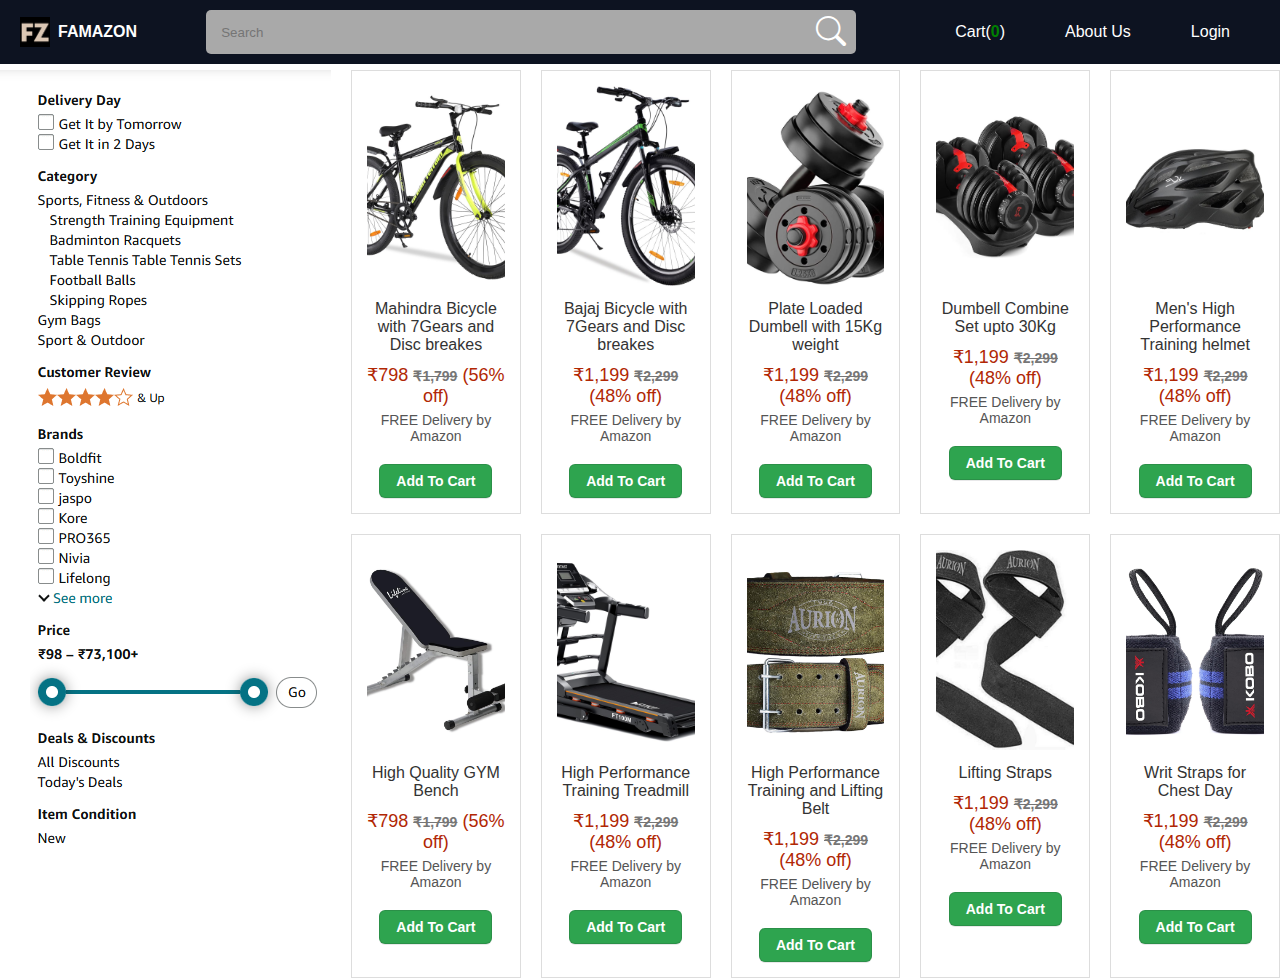
<file: bicycle.html>
<!DOCTYPE html>
<html lang="en">
<head>
    <meta charset="UTF-8">
    <meta name="viewport" content="width=device-width, initial-scale=1.0">
    <title>Sports Items</title>
    <link rel="stylesheet" href="product.css">
    <link rel="stylesheet" href="https://cdn.jsdelivr.net/npm/bootstrap-icons@1.3.0/font/bootstrap-icons.css">
<link rel="preconnect" href="https://fonts.googleapis.com">
<link rel="preconnect" href="https://fonts.gstatic.com" crossorigin>
<link href="https://fonts.googleapis.com/css2?family=Nunito:ital,wght@0,200..1000;1,200..1000&display=swap" rel="stylesheet">
<link rel="stylesheet" href="https://maxst.icons8.com/vue-static/landings/line-awesome/line-awesome/1.3.0/css/line-awesome.min.css">
<link href="https://fonts.googleapis.com/css2?family=Inter:wght@400;700&display=swap" rel="stylesheet"> 
</head>
<body>
    <header>
        <nav class="navbar">
            <div class="logo">
                <img src="photos/FZ (1).png" alt="">
                <a href="#"><span>FAMAZON</span></a>
                
            </div>
            <div class="search-box">
                <input type="text" placeholder="Search">
                <button><i class="bi bi-search"></i></button>
            </div>
            <ul class="nav-links">
                <li><a href="#">Cart(<span id="cart-count">0</span>)</a></li>
                <li><a href="#">About Us</a></li>
                <li><a href="#" class="sign-up-btn">Login</a></li>
            </ul>
        </nav>
    </header>
    <div class="product-grid">
        <div class="filter"><img src="photos/bicycle/filter.png" alt=""></div>
        <div class="product-card p1">
            <img src="photos/bicycle/b1.jpg" alt="Shoe Image 1" class="product-image">
            <h3 class="product-title">Mahindra Bicycle with 7Gears and Disc breakes</h3>
            <p class="product-price">₹798 <span class="old-price">₹1,799</span> (56% off)</p>
            <p class="product-delivery">FREE Delivery by Amazon</p>
            <button class="button">Add To Cart</button>
        </div>
        <div class="product-card p2">
            <img src="photos/bicycle/b2.jpg" alt="Shoe Image 2" class="product-image">
            <h3 class="product-title">Bajaj Bicycle with 7Gears and Disc breakes</h3>
            <p class="product-price">₹1,199 <span class="old-price">₹2,299</span> (48% off)</p>
            <p class="product-delivery">FREE Delivery by Amazon</p>
            <button class="button">Add To Cart</button>
        </div>
        <div class="product-card p3">
            <img src="photos/bicycle/b3.jpg" alt="Shoe Image 2" class="product-image">
            <h3 class="product-title">Plate Loaded Dumbell with 15Kg weight</h3>
            <p class="product-price">₹1,199 <span class="old-price">₹2,299</span> (48% off)</p>
            <p class="product-delivery">FREE Delivery by Amazon</p>
            <button class="button">Add To Cart</button>
        </div>
        <div class="product-card p4">
            <img src="photos/bicycle/b4.jpg" alt="Shoe Image 2" class="product-image">
            <h3 class="product-title">Dumbell Combine Set upto 30Kg</h3>
            <p class="product-price">₹1,199 <span class="old-price">₹2,299</span> (48% off)</p>
            <p class="product-delivery">FREE Delivery by Amazon</p>
            <button class="button">Add To Cart</button>
        </div>
        <div class="product-card p5">
            <img src="photos/bicycle/b5.jpg" alt="Shoe Image 2" class="product-image">
            <h3 class="product-title">Men's High Performance Training helmet</h3>
            <p class="product-price">₹1,199 <span class="old-price">₹2,299</span> (48% off)</p>
            <p class="product-delivery">FREE Delivery by Amazon</p>
            <button class="button">Add To Cart</button>
        </div>
        <div class="product-card p6">
            <img src="photos/bicycle/b6.jpg" alt="Shoe Image 1" class="product-image">
            <h3 class="product-title">High Quality GYM Bench </h3>
            <p class="product-price">₹798 <span class="old-price">₹1,799</span> (56% off)</p>
            <p class="product-delivery">FREE Delivery by Amazon</p>
            <button class="button">Add To Cart</button>
        </div>
        <div class="product-card p7">
            <img src="photos/bicycle/b7.jpg" alt="Shoe Image 2" class="product-image">
            <h3 class="product-title">High Performance Training Treadmill</h3>
            <p class="product-price">₹1,199 <span class="old-price">₹2,299</span> (48% off)</p>
            <p class="product-delivery">FREE Delivery by Amazon</p>
            <button class="button">Add To Cart</button>
        </div>
        <div class="product-card p8">
            <img src="photos/bicycle/b8.jpg" alt="Shoe Image 2" class="product-image">
            <h3 class="product-title">High Performance Training and Lifting Belt</h3>
            <p class="product-price">₹1,199 <span class="old-price">₹2,299</span> (48% off)</p>
            <p class="product-delivery">FREE Delivery by Amazon</p>
            <button class="button">Add To Cart</button>
        </div>
        <div class="product-card p9">
            <img src="photos/bicycle/b9.jpg" alt="Shoe Image 2" class="product-image">
            <h3 class="product-title">Lifting Straps</h3>
            <p class="product-price">₹1,199 <span class="old-price">₹2,299</span> (48% off)</p>
            <p class="product-delivery">FREE Delivery by Amazon</p>
            <button class="button">Add To Cart</button>
        </div>
        <div class="product-card p10">
            <img src="photos/bicycle/b10.jpg" alt="Shoe Image 2" class="product-image">
            <h3 class="product-title">Writ Straps for Chest Day</h3>
            <p class="product-price">₹1,199 <span class="old-price">₹2,299</span> (48% off)</p>
            <p class="product-delivery">FREE Delivery by Amazon</p>
            <button class="button">Add To Cart</button>
        </div>
    </div>
    <script src="index.js"></script>
</body>
</html>
</file>
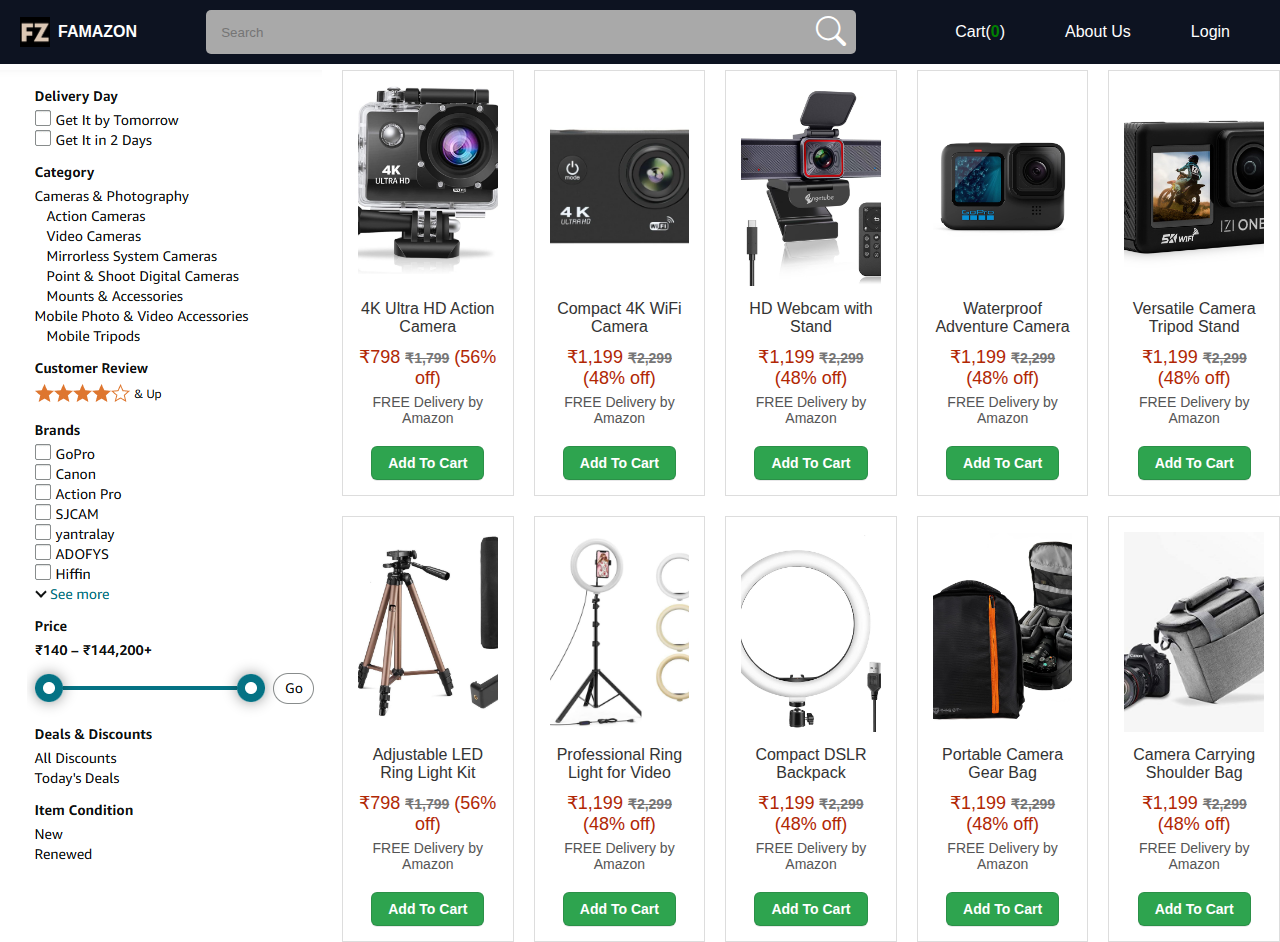
<file: camera.html>
<!DOCTYPE html>
<html lang="en">
<head>
    <meta charset="UTF-8">
    <meta name="viewport" content="width=device-width, initial-scale=1.0">
    <title>Camera</title>
    <link rel="stylesheet" href="product.css">
    <link rel="stylesheet" href="https://cdn.jsdelivr.net/npm/bootstrap-icons@1.3.0/font/bootstrap-icons.css">
<link rel="preconnect" href="https://fonts.googleapis.com">
<link rel="preconnect" href="https://fonts.gstatic.com" crossorigin>
<link href="https://fonts.googleapis.com/css2?family=Nunito:ital,wght@0,200..1000;1,200..1000&display=swap" rel="stylesheet">
<link rel="stylesheet" href="https://maxst.icons8.com/vue-static/landings/line-awesome/line-awesome/1.3.0/css/line-awesome.min.css">
<link href="https://fonts.googleapis.com/css2?family=Inter:wght@400;700&display=swap" rel="stylesheet"> 
</head>
<body>
    <header>
        <nav class="navbar">
            <div class="logo">
                <img src="photos/FZ (1).png" alt="">
                <a href="#"><span>FAMAZON</span></a>
                
            </div>
            <div class="search-box">
                <input type="text" placeholder="Search">
                <button><i class="bi bi-search"></i></button>
            </div>
            <ul class="nav-links">
                <li><a href="#">Cart(<span id="cart-count">0</span>)</a></li>
                <li><a href="#">About Us</a></li>
                <li><a href="#" class="sign-up-btn">Login</a></li>
            </ul>
        </nav>
    </header>
    <div class="product-grid">
        <div class="filter"><img src="photos/camera/filter.png" alt="" t></div>
        <div class="product-card p1">
            <img src="photos/camera/c1.jpg" alt="Shoe Image 1" class="product-image" >
            <h3 class="product-title">4K Ultra HD Action Camera</h3>
            <p class="product-price">₹798 <span class="old-price">₹1,799</span> (56% off)</p>
            <p class="product-delivery">FREE Delivery by Amazon</p>
            <button class="button">Add To Cart</button>
        </div>
        <div class="product-card p2">
            <img src="photos/camera/c2.jpg" alt="Shoe Image 2" class="product-image">
            <h3 class="product-title">Compact 4K WiFi Camera</h3>
            <p class="product-price">₹1,199 <span class="old-price">₹2,299</span> (48% off)</p>
            <p class="product-delivery">FREE Delivery by Amazon</p>
            <button class="button">Add To Cart</button>
        </div>
        <div class="product-card p3">
            <img src="photos/camera/c3.jpg" alt="Shoe Image 2" class="product-image">
            <h3 class="product-title">HD Webcam with Stand</h3>
            <p class="product-price">₹1,199 <span class="old-price">₹2,299</span> (48% off)</p>
            <p class="product-delivery">FREE Delivery by Amazon</p>
            <button class="button">Add To Cart</button>
        </div>
        <div class="product-card p4">
            <img src="photos/camera/c4.jpg" alt="Shoe Image 2" class="product-image">
            <h3 class="product-title">Waterproof Adventure Camera</h3>
            <p class="product-price">₹1,199 <span class="old-price">₹2,299</span> (48% off)</p>
            <p class="product-delivery">FREE Delivery by Amazon</p>
            <button class="button">Add To Cart</button>
        </div>
        <div class="product-card p5">
            <img src="photos/camera/c5.jpg" alt="Shoe Image 2" class="product-image">
            <h3 class="product-title">Versatile Camera Tripod Stand</h3>
            <p class="product-price">₹1,199 <span class="old-price">₹2,299</span> (48% off)</p>
            <p class="product-delivery">FREE Delivery by Amazon</p>
            <button class="button">Add To Cart</button>
        </div>
        <div class="product-card p6">
            <img src="photos/camera/c6.jpg" alt="Shoe Image 1" class="product-image">
            <h3 class="product-title">Adjustable LED Ring Light Kit</h3>
            <p class="product-price">₹798 <span class="old-price">₹1,799</span> (56% off)</p>
            <p class="product-delivery">FREE Delivery by Amazon</p>
            <button class="button">Add To Cart</button>
        </div>
        <div class="product-card p7">
            <img src="photos/camera/c7.jpg" alt="Shoe Image 2" class="product-image">
            <h3 class="product-title">Professional Ring Light for Video</h3>
            <p class="product-price">₹1,199 <span class="old-price">₹2,299</span> (48% off)</p>
            <p class="product-delivery">FREE Delivery by Amazon</p>
            <button class="button">Add To Cart</button>
        </div>
        <div class="product-card p8">
            <img src="photos/camera/c8.jpg" alt="Shoe Image 2" class="product-image">
            <h3 class="product-title">Compact DSLR Backpack</h3>
            <p class="product-price">₹1,199 <span class="old-price">₹2,299</span> (48% off)</p>
            <p class="product-delivery">FREE Delivery by Amazon</p>
            <button class="button">Add To Cart</button>
        </div>
        <div class="product-card p9">
            <img src="photos/camera/c9.jpg" alt="Shoe Image 2" class="product-image">
            <h3 class="product-title">Portable Camera Gear Bag</h3>
            <p class="product-price">₹1,199 <span class="old-price">₹2,299</span> (48% off)</p>
            <p class="product-delivery">FREE Delivery by Amazon</p>
            <button class="button">Add To Cart</button>
        </div>
        <div class="product-card p10">
            <img src="photos/camera/c10.jpg" alt="Shoe Image 2" class="product-image">
            <h3 class="product-title">Camera Carrying Shoulder Bag</h3>
            <p class="product-price">₹1,199 <span class="old-price">₹2,299</span> (48% off)</p>
            <p class="product-delivery">FREE Delivery by Amazon</p>
            <button class="button">Add To Cart</button>
        </div>
    </div>
    <script src="index.js"></script>
</body>
</html>
</file>
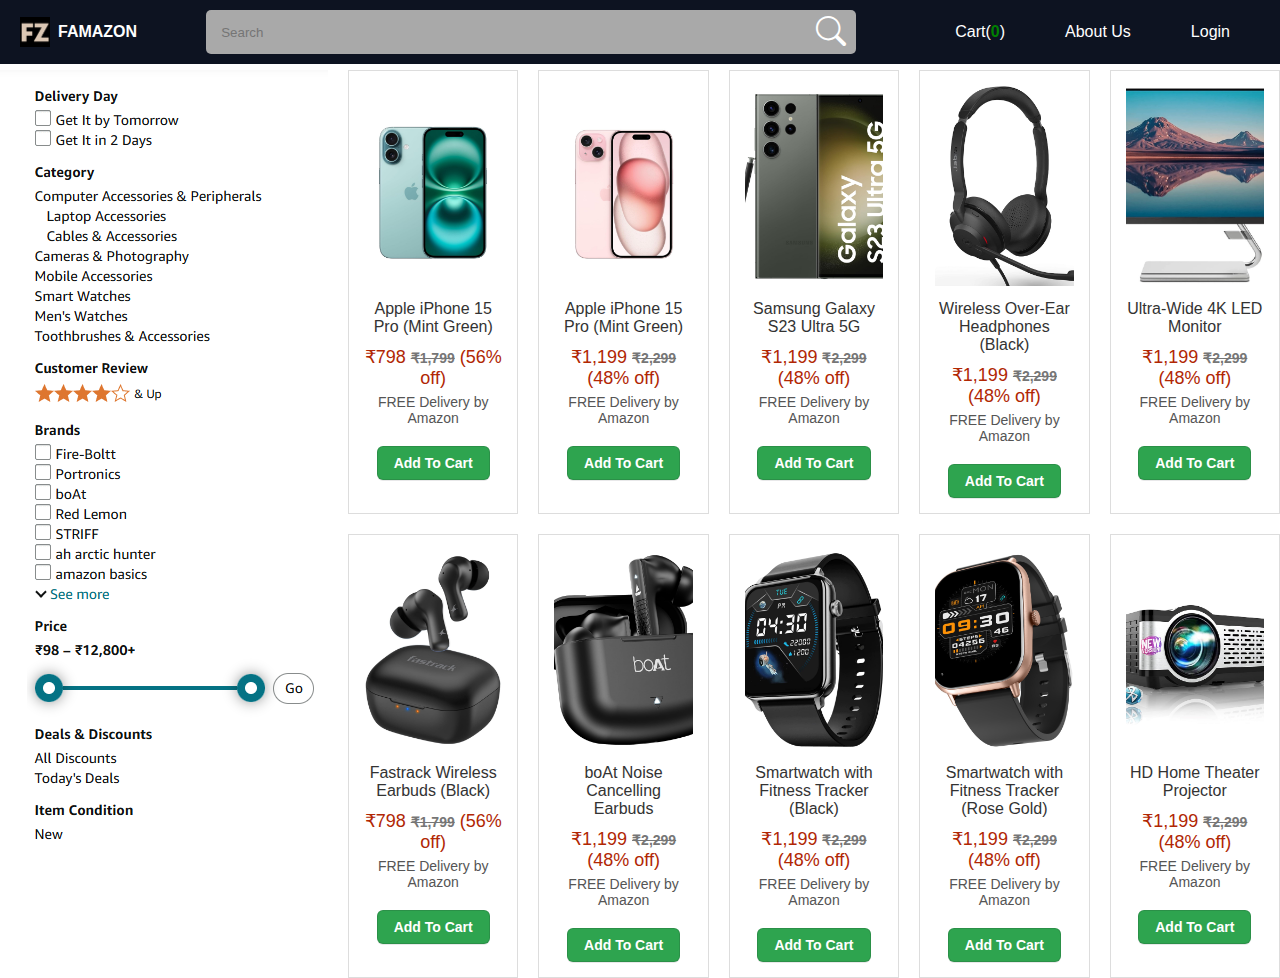
<file: electronics.html>
<!DOCTYPE html>
<html lang="en">
<head>
    <meta charset="UTF-8">
    <meta name="viewport" content="width=device-width, initial-scale=1.0">
    <title>Electronics</title>
    <link rel="stylesheet" href="product.css">
    <link rel="stylesheet" href="https://cdn.jsdelivr.net/npm/bootstrap-icons@1.3.0/font/bootstrap-icons.css">
<link rel="preconnect" href="https://fonts.googleapis.com">
<link rel="preconnect" href="https://fonts.gstatic.com" crossorigin>
<link href="https://fonts.googleapis.com/css2?family=Nunito:ital,wght@0,200..1000;1,200..1000&display=swap" rel="stylesheet">
<link rel="stylesheet" href="https://maxst.icons8.com/vue-static/landings/line-awesome/line-awesome/1.3.0/css/line-awesome.min.css">
<link href="https://fonts.googleapis.com/css2?family=Inter:wght@400;700&display=swap" rel="stylesheet"> 
</head>
<body>
    <header>
        <nav class="navbar">
            <div class="logo">
                <img src="photos/FZ (1).png" alt="">
                <a href="#"><span>FAMAZON</span></a>
                
            </div>
            <div class="search-box">
                <input type="text" placeholder="Search">
                <button><i class="bi bi-search"></i></button>
            </div>
            <ul class="nav-links">
                <li><a href="#">Cart(<span id="cart-count">0</span>)</a></li>
                <li><a href="#">About Us</a></li>
                <li><a href="#" class="sign-up-btn">Login</a></li>
            </ul>
        </nav>
    </header>
    <div class="product-grid">
        <div class="filter"><img src="photos/electronics/filter.png" alt=""></div>
        <div class="product-card p1">
            <img src="photos/electronics/e1.jpg" alt="Shoe Image 1" class="product-image">
            <h3 class="product-title">Apple iPhone 15 Pro (Mint Green)</h3>
            <p class="product-price">₹798 <span class="old-price">₹1,799</span> (56% off)</p>
            <p class="product-delivery">FREE Delivery by Amazon</p>
            <button class="button">Add To Cart</button>
        </div>
        <div class="product-card p2">
            <img src="photos/electronics/e2.jpg" alt="Shoe Image 2" class="product-image">
            <h3 class="product-title">Apple iPhone 15 Pro (Mint Green)</h3>
            <p class="product-price">₹1,199 <span class="old-price">₹2,299</span> (48% off)</p>
            <p class="product-delivery">FREE Delivery by Amazon</p>
            <button class="button">Add To Cart</button>
        </div>
        <div class="product-card p3">
            <img src="photos/electronics/e3.jpg" alt="Shoe Image 2" class="product-image">
            <h3 class="product-title">Samsung Galaxy S23 Ultra 5G</h3>
            <p class="product-price">₹1,199 <span class="old-price">₹2,299</span> (48% off)</p>
            <p class="product-delivery">FREE Delivery by Amazon</p>
            <button class="button">Add To Cart</button>
        </div>
        <div class="product-card p4">
            <img src="photos/electronics/e4.jpg" alt="Shoe Image 2" class="product-image">
            <h3 class="product-title">Wireless Over-Ear Headphones (Black)</h3>
            <p class="product-price">₹1,199 <span class="old-price">₹2,299</span> (48% off)</p>
            <p class="product-delivery">FREE Delivery by Amazon</p>
            <button class="button">Add To Cart</button>
        </div>
        <div class="product-card p5">
            <img src="photos/electronics/e5.jpg" alt="Shoe Image 2" class="product-image">
            <h3 class="product-title">Ultra-Wide 4K LED Monitor</h3>
            <p class="product-price">₹1,199 <span class="old-price">₹2,299</span> (48% off)</p>
            <p class="product-delivery">FREE Delivery by Amazon</p>
            <button class="button">Add To Cart</button>
        </div>
        <div class="product-card p6">
            <img src="photos/electronics/e6.jpg" alt="Shoe Image 1" class="product-image">
            <h3 class="product-title">Fastrack Wireless Earbuds (Black)</h3>
            <p class="product-price">₹798 <span class="old-price">₹1,799</span> (56% off)</p>
            <p class="product-delivery">FREE Delivery by Amazon</p>
            <button class="button">Add To Cart</button>
        </div>
        <div class="product-card p7">
            <img src="photos/electronics/e7.jpg" alt="Shoe Image 2" class="product-image">
            <h3 class="product-title">boAt Noise Cancelling Earbuds</h3>
            <p class="product-price">₹1,199 <span class="old-price">₹2,299</span> (48% off)</p>
            <p class="product-delivery">FREE Delivery by Amazon</p>
            <button class="button">Add To Cart</button>
        </div>
        <div class="product-card p8">
            <img src="photos/electronics/e8.jpg" alt="Shoe Image 2" class="product-image">
            <h3 class="product-title">Smartwatch with Fitness Tracker (Black)</h3>
            <p class="product-price">₹1,199 <span class="old-price">₹2,299</span> (48% off)</p>
            <p class="product-delivery">FREE Delivery by Amazon</p>
            <button class="button">Add To Cart</button>
        </div>
        <div class="product-card p9">
            <img src="photos/electronics/e9.jpg" alt="Shoe Image 2" class="product-image">
            <h3 class="product-title">Smartwatch with Fitness Tracker (Rose Gold)</h3>
            <p class="product-price">₹1,199 <span class="old-price">₹2,299</span> (48% off)</p>
            <p class="product-delivery">FREE Delivery by Amazon</p>
            <button class="button">Add To Cart</button>
        </div>
        <div class="product-card p10">
            <img src="photos/electronics/e10.jpg" alt="Shoe Image 2" class="product-image">
            <h3 class="product-title">HD Home Theater Projector</h3>
            <p class="product-price">₹1,199 <span class="old-price">₹2,299</span> (48% off)</p>
            <p class="product-delivery">FREE Delivery by Amazon</p>
            <button class="button">Add To Cart</button>
        </div>
    </div>
    <script src="index.js"></script>
</body>
</html>
</file>
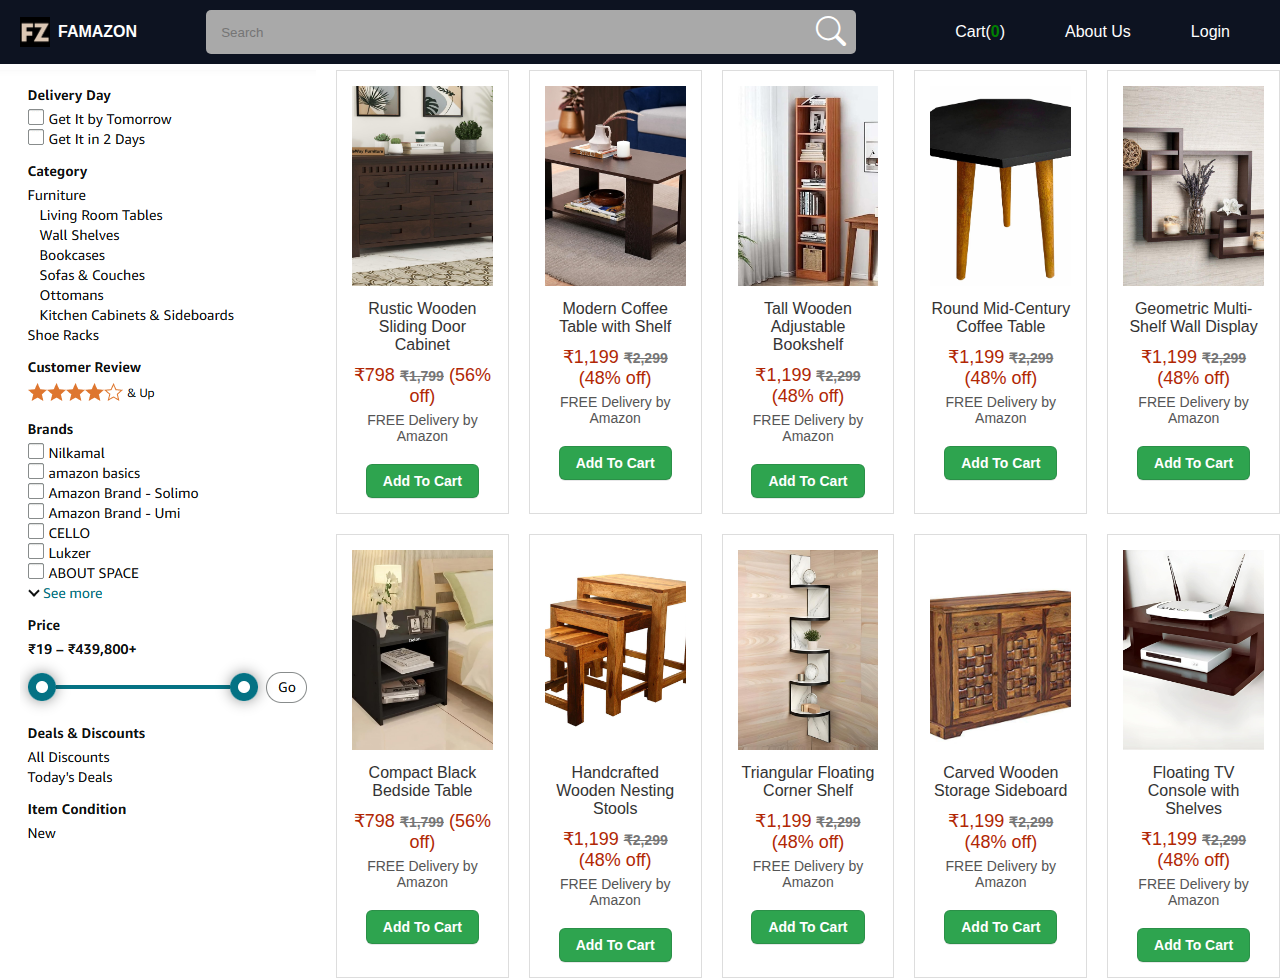
<file: furniture.html>
<!DOCTYPE html>
<html lang="en">
<head>
    <meta charset="UTF-8">
    <meta name="viewport" content="width=device-width, initial-scale=1.0">
    <title>Furniture</title>
    <link rel="stylesheet" href="product.css">
    <link rel="stylesheet" href="https://cdn.jsdelivr.net/npm/bootstrap-icons@1.3.0/font/bootstrap-icons.css">
<link rel="preconnect" href="https://fonts.googleapis.com">
<link rel="preconnect" href="https://fonts.gstatic.com" crossorigin>
<link href="https://fonts.googleapis.com/css2?family=Nunito:ital,wght@0,200..1000;1,200..1000&display=swap" rel="stylesheet">
<link rel="stylesheet" href="https://maxst.icons8.com/vue-static/landings/line-awesome/line-awesome/1.3.0/css/line-awesome.min.css">
<link href="https://fonts.googleapis.com/css2?family=Inter:wght@400;700&display=swap" rel="stylesheet"> 
</head>
<body>
    <header>
        <nav class="navbar">
            <div class="logo">
                <img src="photos/FZ (1).png" alt="">
                <a href="#"><span>FAMAZON</span></a>
                
            </div>
            <div class="search-box">
                <input type="text" placeholder="Search">
                <button><i class="bi bi-search"></i></button>
            </div>
            <ul class="nav-links">
                <li><a href="#">Cart(<span id="cart-count">0</span>)</a></li>
                <li><a href="#">About Us</a></li>
                <li><a href="#" class="sign-up-btn">Login</a></li>
            </ul>
        </nav>
    </header>
    <div class="product-grid">
        <div class="filter"><img src="photos/furniture/filter.png" alt=""></div>
        <div class="product-card p1">
            <img src="photos/furniture/f1.jpg" alt="Shoe Image 1" class="product-image">
            <h3 class="product-title">Rustic Wooden Sliding Door Cabinet</h3>
            <p class="product-price">₹798 <span class="old-price">₹1,799</span> (56% off)</p>
            <p class="product-delivery">FREE Delivery by Amazon</p>
            <button class="button">Add To Cart</button>
        </div>
        <div class="product-card p2">
            <img src="photos/furniture/f2.jpg" alt="Shoe Image 2" class="product-image">
            <h3 class="product-title">Modern Coffee Table with Shelf</h3>
            <p class="product-price">₹1,199 <span class="old-price">₹2,299</span> (48% off)</p>
            <p class="product-delivery">FREE Delivery by Amazon</p>
            <button class="button">Add To Cart</button>
        </div>
        <div class="product-card p3">
            <img src="photos/furniture/f3.jpg" alt="Shoe Image 2" class="product-image">
            <h3 class="product-title">Tall Wooden Adjustable Bookshelf</h3>
            <p class="product-price">₹1,199 <span class="old-price">₹2,299</span> (48% off)</p>
            <p class="product-delivery">FREE Delivery by Amazon</p>
            <button class="button">Add To Cart</button>
        </div>
        <div class="product-card p4">
            <img src="photos/furniture/f4.jpg" alt="Shoe Image 2" class="product-image">
            <h3 class="product-title">Round Mid-Century Coffee Table</h3>
            <p class="product-price">₹1,199 <span class="old-price">₹2,299</span> (48% off)</p>
            <p class="product-delivery">FREE Delivery by Amazon</p>
            <button class="button">Add To Cart</button>
        </div>
        <div class="product-card p5">
            <img src="photos/furniture/f5.jpg" alt="Shoe Image 2" class="product-image">
            <h3 class="product-title">Geometric Multi-Shelf Wall Display</h3>
            <p class="product-price">₹1,199 <span class="old-price">₹2,299</span> (48% off)</p>
            <p class="product-delivery">FREE Delivery by Amazon</p>
            <button class="button">Add To Cart</button>
        </div>
        <div class="product-card p6">
            <img src="photos/furniture/f6.jpg" alt="Shoe Image 1" class="product-image">
            <h3 class="product-title">Compact Black Bedside Table</h3>
            <p class="product-price">₹798 <span class="old-price">₹1,799</span> (56% off)</p>
            <p class="product-delivery">FREE Delivery by Amazon</p>
            <button class="button">Add To Cart</button>
        </div>
        <div class="product-card p7">
            <img src="photos/furniture/f7.jpg" alt="Shoe Image 2" class="product-image">
            <h3 class="product-title">Handcrafted Wooden Nesting Stools</h3>
            <p class="product-price">₹1,199 <span class="old-price">₹2,299</span> (48% off)</p>
            <p class="product-delivery">FREE Delivery by Amazon</p>
            <button class="button">Add To Cart</button>
        </div>
        <div class="product-card p8">
            <img src="photos/furniture/f8.jpg" alt="Shoe Image 2" class="product-image">
            <h3 class="product-title">Triangular Floating Corner Shelf</h3>
            <p class="product-price">₹1,199 <span class="old-price">₹2,299</span> (48% off)</p>
            <p class="product-delivery">FREE Delivery by Amazon</p>
            <button class="button">Add To Cart</button>
        </div>
        <div class="product-card p9">
            <img src="photos/furniture/f9.jpg" alt="Shoe Image 2" class="product-image">
            <h3 class="product-title">Carved Wooden Storage Sideboard</h3>
            <p class="product-price">₹1,199 <span class="old-price">₹2,299</span> (48% off)</p>
            <p class="product-delivery">FREE Delivery by Amazon</p>
            <button class="button">Add To Cart</button>
        </div>
        <div class="product-card p10">
            <img src="photos/furniture/f10.jpg" alt="Shoe Image 2" class="product-image">
            <h3 class="product-title">Floating TV Console with Shelves</h3>
            <p class="product-price">₹1,199 <span class="old-price">₹2,299</span> (48% off)</p>
            <p class="product-delivery">FREE Delivery by Amazon</p>
            <button class="button">Add To Cart</button>
        </div>
    </div>
    <script src="index.js"></script>
</body>
</html>
</file>
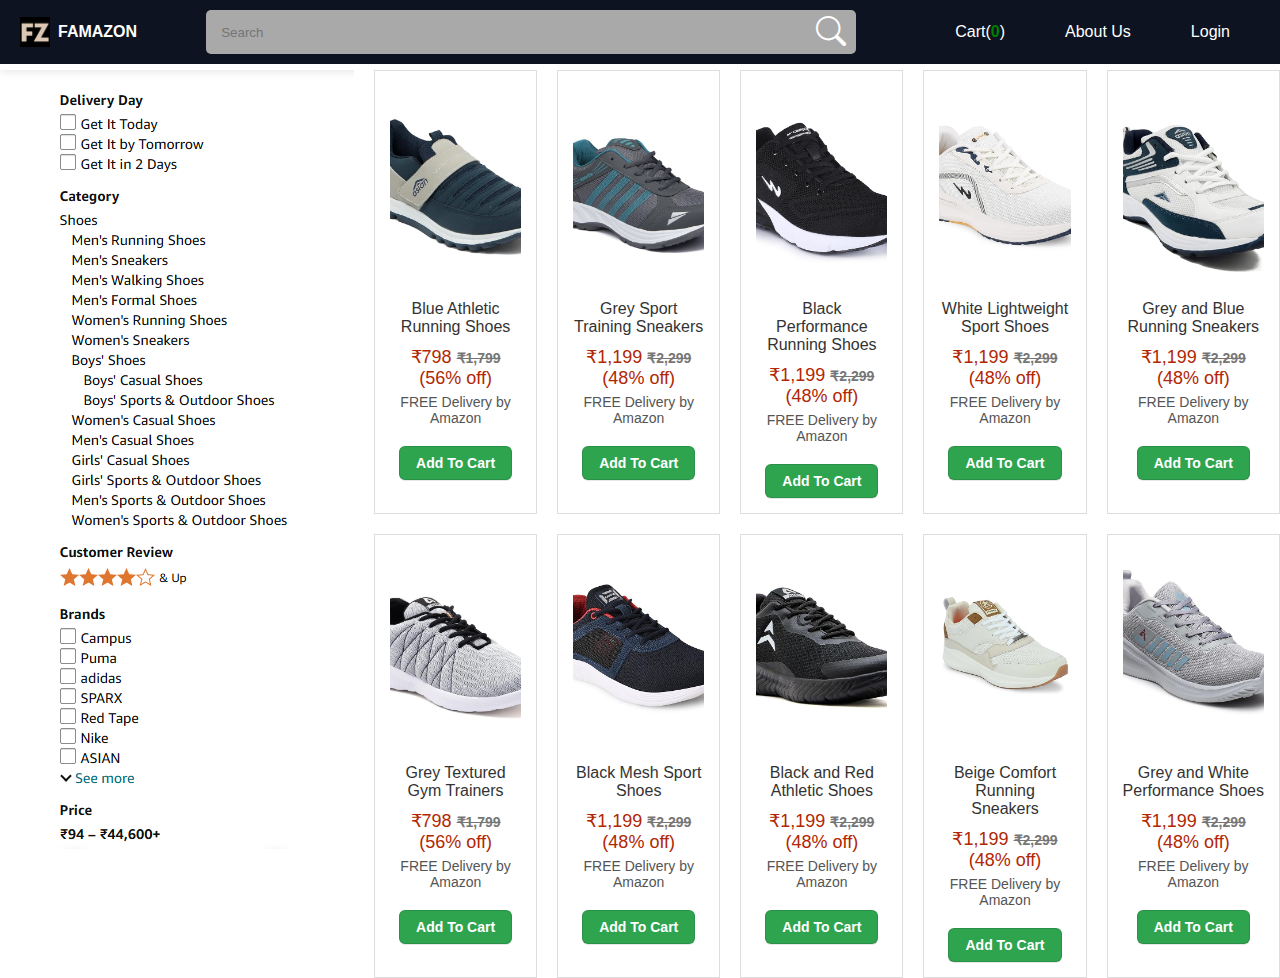
<file: shoes.html>
<!DOCTYPE html>
<html lang="en">
<head>
    <meta charset="UTF-8">
    <meta name="viewport" content="width=device-width, initial-scale=1.0">
    <title>Shoes</title>
    <link rel="stylesheet" href="product.css">
    <link rel="stylesheet" href="https://cdn.jsdelivr.net/npm/bootstrap-icons@1.3.0/font/bootstrap-icons.css">
<link rel="preconnect" href="https://fonts.googleapis.com">
<link rel="preconnect" href="https://fonts.gstatic.com" crossorigin>
<link href="https://fonts.googleapis.com/css2?family=Nunito:ital,wght@0,200..1000;1,200..1000&display=swap" rel="stylesheet">
<link rel="stylesheet" href="https://maxst.icons8.com/vue-static/landings/line-awesome/line-awesome/1.3.0/css/line-awesome.min.css">
<link href="https://fonts.googleapis.com/css2?family=Inter:wght@400;700&display=swap" rel="stylesheet"> 
</head>
<body>
    <header>
        <nav class="navbar">
            <div class="logo">
                <img src="photos/FZ (1).png" alt="">
                <a href="#"><span>FAMAZON</span></a>
                
            </div>
            <div class="search-box">
                <input type="text" placeholder="Search">
                <button><i class="bi bi-search"></i></button>
            </div>
            <ul class="nav-links">
                <li><a href="#">Cart(<span id="cart-count">0</span>)</a></li>
                <li><a href="#">About Us</a></li>
                <li><a href="#" class="sign-up-btn">Login</a></li>
            </ul>
        </nav>
    </header>
    <div class="product-grid">
        <div class="filter"><img src="photos/shoes/filter.png" alt=""></div>
        <div class="product-card p1">
            <img src="photos/shoes/sh (1).jpg" alt="Shoe Image 1" class="product-image">
            <h3 class="product-title">Blue Athletic Running Shoes</h3>
            <p class="product-price">₹798 <span class="old-price">₹1,799</span> (56% off)</p>
            <p class="product-delivery">FREE Delivery by Amazon</p>
            <button class="button">Add To Cart</button>
        </div>
        <div class="product-card p2">
            <img src="photos/shoes/sh (2).jpg" alt="Shoe Image 2" class="product-image">
            <h3 class="product-title">Grey Sport Training Sneakers</h3>
            <p class="product-price">₹1,199 <span class="old-price">₹2,299</span> (48% off)</p>
            <p class="product-delivery">FREE Delivery by Amazon</p>
            <button class="button">Add To Cart</button>
        </div>
        <div class="product-card p3">
            <img src="photos/shoes/sh (3).jpg" alt="Shoe Image 2" class="product-image">
            <h3 class="product-title">Black Performance Running Shoes</h3>
            <p class="product-price">₹1,199 <span class="old-price">₹2,299</span> (48% off)</p>
            <p class="product-delivery">FREE Delivery by Amazon</p>
            <button class="button">Add To Cart</button>
        </div>
        <div class="product-card p4">
            <img src="photos/shoes/sh (4).jpg" alt="Shoe Image 2" class="product-image">
            <h3 class="product-title">White Lightweight Sport Shoes</h3>
            <p class="product-price">₹1,199 <span class="old-price">₹2,299</span> (48% off)</p>
            <p class="product-delivery">FREE Delivery by Amazon</p>
            <button class="button">Add To Cart</button>
        </div>
        <div class="product-card p5">
            <img src="photos/shoes/sh (5).jpg" alt="Shoe Image 2" class="product-image">
            <h3 class="product-title">Grey and Blue Running Sneakers</h3>
            <p class="product-price">₹1,199 <span class="old-price">₹2,299</span> (48% off)</p>
            <p class="product-delivery">FREE Delivery by Amazon</p>
            <button class="button">Add To Cart</button>
        </div>
        <div class="product-card p6">
            <img src="photos/shoes/sh (6).jpg" alt="Shoe Image 1" class="product-image">
            <h3 class="product-title">Grey Textured Gym Trainers</h3>
            <p class="product-price">₹798 <span class="old-price">₹1,799</span> (56% off)</p>
            <p class="product-delivery">FREE Delivery by Amazon</p>
            <button class="button">Add To Cart</button>
        </div>
        <div class="product-card p7">
            <img src="photos/shoes/sh (7).jpg" alt="Shoe Image 2" class="product-image">
            <h3 class="product-title">Black Mesh Sport Shoes</h3>
            <p class="product-price">₹1,199 <span class="old-price">₹2,299</span> (48% off)</p>
            <p class="product-delivery">FREE Delivery by Amazon</p>
            <button class="button">Add To Cart</button>
        </div>
        <div class="product-card p8">
            <img src="photos/shoes/sh (8).jpg" alt="Shoe Image 2" class="product-image">
            <h3 class="product-title">Black and Red Athletic Shoes</h3>
            <p class="product-price">₹1,199 <span class="old-price">₹2,299</span> (48% off)</p>
            <p class="product-delivery">FREE Delivery by Amazon</p>
            <button class="button">Add To Cart</button>
        </div>
        <div class="product-card p9">
            <img src="photos/shoes/sh (9).jpg" alt="Shoe Image 2" class="product-image">
            <h3 class="product-title">Beige Comfort Running Sneakers</h3>
            <p class="product-price">₹1,199 <span class="old-price">₹2,299</span> (48% off)</p>
            <p class="product-delivery">FREE Delivery by Amazon</p>
            <button class="button">Add To Cart</button>
        </div>
        <div class="product-card p10">
            <img src="photos/shoes/sh (10).jpg" alt="Shoe Image 2" class="product-image">
            <h3 class="product-title">Grey and White Performance Shoes</h3>
            <p class="product-price">₹1,199 <span class="old-price">₹2,299</span> (48% off)</p>
            <p class="product-delivery">FREE Delivery by Amazon</p>
            <button class="button">Add To Cart</button>
        </div>
    </div>
    <script src="index.js"></script>
</body>
</html>
</file>
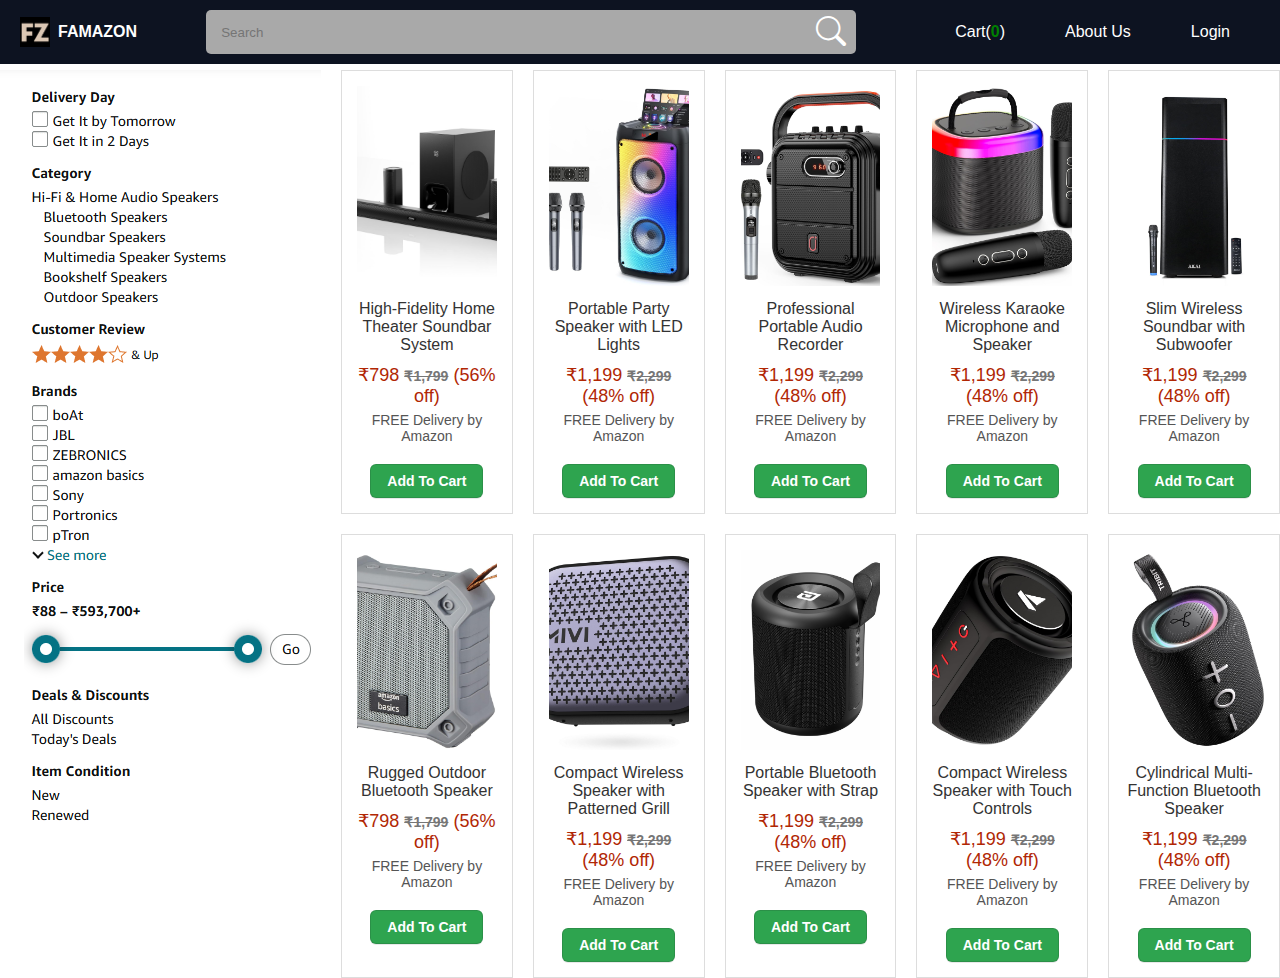
<file: speaker.html>
<!DOCTYPE html>
<html lang="en">
<head>
    <meta charset="UTF-8">
    <meta name="viewport" content="width=device-width, initial-scale=1.0">
    <title>Speaker</title>
    <link rel="stylesheet" href="product.css">
    <link rel="stylesheet" href="https://cdn.jsdelivr.net/npm/bootstrap-icons@1.3.0/font/bootstrap-icons.css">
<link rel="preconnect" href="https://fonts.googleapis.com">
<link rel="preconnect" href="https://fonts.gstatic.com" crossorigin>
<link href="https://fonts.googleapis.com/css2?family=Nunito:ital,wght@0,200..1000;1,200..1000&display=swap" rel="stylesheet">
<link rel="stylesheet" href="https://maxst.icons8.com/vue-static/landings/line-awesome/line-awesome/1.3.0/css/line-awesome.min.css">
<link href="https://fonts.googleapis.com/css2?family=Inter:wght@400;700&display=swap" rel="stylesheet"> 
</head>
<body>
    <header>
        <nav class="navbar">
            <div class="logo">
                <img src="photos/FZ (1).png" alt="">
                <a href="#"><span>FAMAZON</span></a>
                
            </div>
            <div class="search-box">
                <input type="text" placeholder="Search">
                <button><i class="bi bi-search"></i></button>
            </div>
            <ul class="nav-links">
                <li><a href="#">Cart(<span id="cart-count">0</span>)</a></li>
                <li><a href="#">About Us</a></li>
                <li><a href="#" class="sign-up-btn">Login</a></li>
            </ul>
        </nav>
    </header>
    <div class="product-grid">
        <div class="filter"><img src="photos/speaker/filter.png" alt=""></div>
        <div class="product-card p1">
            <img src="photos/speaker/s1.jpg" alt="Shoe Image 1" class="product-image">
            <h3 class="product-title">High-Fidelity Home Theater Soundbar System</h3>
            <p class="product-price">₹798 <span class="old-price">₹1,799</span> (56% off)</p>
            <p class="product-delivery">FREE Delivery by Amazon</p>
            <button class="button">Add To Cart</button>
        </div>
        <div class="product-card p2">
            <img src="photos/speaker/s2.jpg" alt="Shoe Image 2" class="product-image">
            <h3 class="product-title">Portable Party Speaker with LED Lights</h3>
            <p class="product-price">₹1,199 <span class="old-price">₹2,299</span> (48% off)</p>
            <p class="product-delivery">FREE Delivery by Amazon</p>
            <button class="button">Add To Cart</button>
        </div>
        <div class="product-card p3">
            <img src="photos/speaker/s3.jpg" alt="Shoe Image 2" class="product-image">
            <h3 class="product-title">Professional Portable Audio Recorder</h3>
            <p class="product-price">₹1,199 <span class="old-price">₹2,299</span> (48% off)</p>
            <p class="product-delivery">FREE Delivery by Amazon</p>
            <button class="button">Add To Cart</button>
        </div>
        <div class="product-card p4">
            <img src="photos/speaker/s4.jpg" alt="Shoe Image 2" class="product-image">
            <h3 class="product-title">Wireless Karaoke Microphone and Speaker</h3>
            <p class="product-price">₹1,199 <span class="old-price">₹2,299</span> (48% off)</p>
            <p class="product-delivery">FREE Delivery by Amazon</p>
            <button class="button">Add To Cart</button>
        </div>
        <div class="product-card p5">
            <img src="photos/speaker/s5.jpg" alt="Shoe Image 2" class="product-image">
            <h3 class="product-title">Slim Wireless Soundbar with Subwoofer</h3>
            <p class="product-price">₹1,199 <span class="old-price">₹2,299</span> (48% off)</p>
            <p class="product-delivery">FREE Delivery by Amazon</p>
            <button class="button">Add To Cart</button>
        </div>
        <div class="product-card p6">
            <img src="photos/speaker/s6.jpg" alt="Shoe Image 1" class="product-image">
            <h3 class="product-title">Rugged Outdoor Bluetooth Speaker</h3>
            <p class="product-price">₹798 <span class="old-price">₹1,799</span> (56% off)</p>
            <p class="product-delivery">FREE Delivery by Amazon</p>
            <button class="button">Add To Cart</button>
        </div>
        <div class="product-card p7">
            <img src="photos/speaker/s7.jpg" alt="Shoe Image 2" class="product-image">
            <h3 class="product-title">Compact Wireless Speaker with Patterned Grill</h3>
            <p class="product-price">₹1,199 <span class="old-price">₹2,299</span> (48% off)</p>
            <p class="product-delivery">FREE Delivery by Amazon</p>
            <button class="button">Add To Cart</button>
        </div>
        <div class="product-card p8">
            <img src="photos/speaker/s8.jpg" alt="Shoe Image 2" class="product-image">
            <h3 class="product-title">Portable Bluetooth Speaker with Strap</h3>
            <p class="product-price">₹1,199 <span class="old-price">₹2,299</span> (48% off)</p>
            <p class="product-delivery">FREE Delivery by Amazon</p>
            <button class="button">Add To Cart</button>
        </div>
        <div class="product-card p9">
            <img src="photos/speaker/s9.jpg" alt="Shoe Image 2" class="product-image">
            <h3 class="product-title">Compact Wireless Speaker with Touch Controls</h3>
            <p class="product-price">₹1,199 <span class="old-price">₹2,299</span> (48% off)</p>
            <p class="product-delivery">FREE Delivery by Amazon</p>
            <button class="button">Add To Cart</button>
        </div>
        <div class="product-card p10">
            <img src="photos/speaker/s10.jpg" alt="Shoe Image 2" class="product-image">
            <h3 class="product-title">Cylindrical Multi-Function Bluetooth Speaker</h3>
            <p class="product-price">₹1,199 <span class="old-price">₹2,299</span> (48% off)</p>
            <p class="product-delivery">FREE Delivery by Amazon</p>
            <button class="button">Add To Cart</button>
        </div>
    </div>
    <script src="index.js"></script>
</body>
</html>
</file>
<file: product.css>
* {
  margin: 0;
  padding: 0;
  box-sizing: border-box;
  font-family: "Work Sans", sans-serif;
  font-weight: 300;
}

header {
background-color: #0D1321;
padding: 10px 20px;
color: #fff;
position: fixed;
width: 100%;
z-index: 1000;
}

.navbar {
display: flex;
align-items: center;
justify-content: space-between;
}

span {
font-weight: 600;
list-style: none;
color: #fff;
}

a {
text-decoration: none;
}

.logo {
display: flex;
align-items: center;
}

.bi {
color: darkblue;
font-size: 24px; 
flex-direction: column;
color: #fff;
font-size: 30px;
}


.logo img {
height: 30px;
margin-right: 8px;
}

.search-box {
display: flex;
align-items: center;
background-color: darkgrey;
padding: 5px 10px;
border-radius: 5px;
}

.search-box input {
border: none;
background-color: transparent;
padding: 5px;
outline: none;
width: 600px;
}

.search-box button {
background-color: transparent;
border: none;
cursor: pointer;
}

.nav-links {
display: flex;
align-items: center;
list-style: none;
}

.nav-links li {
margin-left: 20px;
}

.nav-links a {
text-decoration: none;
color: #fff;
padding: 5px 10px;
border-radius: 5px;
}

.sign-up-btn {
color: #fff;
padding: 5px 15px;
}

.nav-links a:hover {
background-color: darkslategrey;
}

nav ul {
list-style: none;
margin: 0;
padding: 0;
display: flex;
justify-content: space-between;
}

nav li {
margin-right: 20px;
}

#cart-count {
font-weight: bold;
color: green;
}

.product-grid {
display: grid;
grid-template-columns: 1fr 1fr 1fr 1fr 1fr 1fr;
grid-template-rows: 1fr 1fr;
gap: 20px;
margin: 20px;
grid-auto-flow: row;
grid-template-areas:
  "filter p1 p2 p3 p4 p5"
  "filter p6 p7 p8 p9 p10";
margin: 0;
padding-top: 70px;
height: 95vh;
}

.filter {
grid-area: filter;
}

.p1 {
grid-area: p1;
}

.p2 {
grid-area: p2;
}

.p3 {
grid-area: p3;
}

.p4 {
grid-area: p4;
}

.p5 {
grid-area: p5;
}

.p6 {
grid-area: p6;
}

.p7 {
grid-area: p7;
}

.p8 {
grid-area: p8;
}

.product-card {
border: 1px solid #ddd;
padding: 15px;
background-color: #fff;
text-align: center;
}

.product-image {
width: 100%;
height: 200px;
object-fit: cover;
}

.product-title {
font-size: 16px;
margin: 10px 0;
color: #333;
}

.product-price {
font-size: 18px;
color: #b12704;
margin: 5px 0;
}

.old-price {
text-decoration: line-through;
color: #767676;
font-size: 14px;
}

.product-delivery {
font-size: 14px;
color: #555;
}

.button {
  appearance: none;
  background-color: #2ea44f;
  border: 1px solid rgba(27, 31, 35, .15);
  border-radius: 6px;
  box-shadow: rgba(27, 31, 35, .1) 0 1px 0;
  box-sizing: border-box;
  color: #fff;
  cursor: pointer;
  display: inline-block;
  font-size: 14px;
  font-weight: 600;
  line-height: 20px;
  padding: 6px 16px;
  position: relative;
  text-align: center;
  touch-action: manipulation;
  vertical-align: middle;
  margin-top: 20px;

}

@media screen and (max-width:576px){
  header {
    padding: 15px;
  }

  .navbar {
    flex-direction: row;
    justify-content: space-evenly;
    align-items: center;
  }
  span{
    font-size: 15px;
    font-weight: 700;
  }
  .logo {
    margin-bottom: 0;
    
  }
  .logo img{
    height: 20px;
    width: 20px;
  }
  .search-box {
    display: none;
  }

  .nav-links {
    flex-direction: row;
    width: auto;
  }

  .nav-links li {
    margin: 0 5px;
  }
  .nav-links a{
    font-size: 15px;
  }
  .product-grid {
    grid-template-columns: 1fr 1fr;
    grid-template-areas: none;
  }

  .filter {
    display: none;
  }

  .product-card {
    grid-area: auto;
  }
}

@media screen and (min-width:577px) and (max-width: 768px){
  header {
    padding: 15px 10px;
  }

  .navbar {
    flex-direction: row;
    justify-content: space-between;
    align-items: center;
  }
  span{
    font-size: 25px;
    font-weight: 500;
  }
  .logo {
    margin-bottom: 0;
    
  }
  .logo img{
    height: 30px;
    width: 30px;
  }
  .search-box {
    display: none;
  }

  .nav-links {
    flex-direction: row;
    width: auto;
  }

  .nav-links li {
    margin: 0 5px;
  }
  .nav-links a{
    font-size: 20px;
  }
#cart-count{
  font-size: 20px;
}
.product-grid {
  grid-template-columns: 1fr 1fr;
  grid-template-areas: none;
}

.filter {
  display: none;
}

.product-card {
  grid-area: auto;
}
}

@media screen and (min-width:769px) and (max-width: 992px){
  header {
    padding: 15px 10px;
  }

  .navbar {
    flex-direction: row;
    justify-content: space-between;
    align-items: center;
  }
  span{
    font-size: 25px;
    font-weight: 500;
  }
  .logo {
    margin-bottom: 0;
    
  }
  .logo img{
    height: 30px;
    width: 30px;
  }
  .search-box {
    display: none;
  }

  .nav-links {
    flex-direction: row;
    width: auto;
  }

  .nav-links li {
    margin: 0 5px;
  }
  .nav-links a{
    font-size: 20px;
  }
#cart-count{
  font-size: 20px;
}
  .product-grid {
    grid-template-columns: 1fr 1fr 1fr;
    grid-template-areas: none;
  }

  .filter {
    display: none;
  }

  .product-card {
    grid-area: auto;
  }
}
@media screen and (min-width:993px) and (max-width: 1200px){
  header {
    padding: 15px 10px;
  }

  .navbar {
    flex-direction: row;
    justify-content: space-between;
    align-items: center;
  }
  span{
    font-size: 25px;
    font-weight: 500;
  }
  .logo {
    margin-bottom: 0;
    
  }
  .logo img{
    height: 30px;
    width: 30px;
  }
  .search-box {
    display: none;
  }

  .nav-links {
    flex-direction: row;
    width: auto;
  }

  .nav-links li {
    margin: 0 5px;
  }
  .nav-links a{
    font-size: 20px;
  }
#cart-count{
  font-size: 20px;
}
  .product-grid {
    grid-template-columns: 1fr 1fr 1fr 1fr;
    grid-template-areas: 
      "filter p1 p2 p3"
      "filter p4 p5 p6"
      "filter p7 p8 p9";
  }
  
.p10{
  display: none;
}
}
@media screen and (min-width:1201px){
  .product-grid {
    grid-template-columns: 1fr 1fr 1fr 1fr 1fr 1fr;
      grid-template-areas:
        "filter p1 p2 p3 p4 p5"
        "filter p6 p7 p8 p9 p10";
    }
}
</file>
